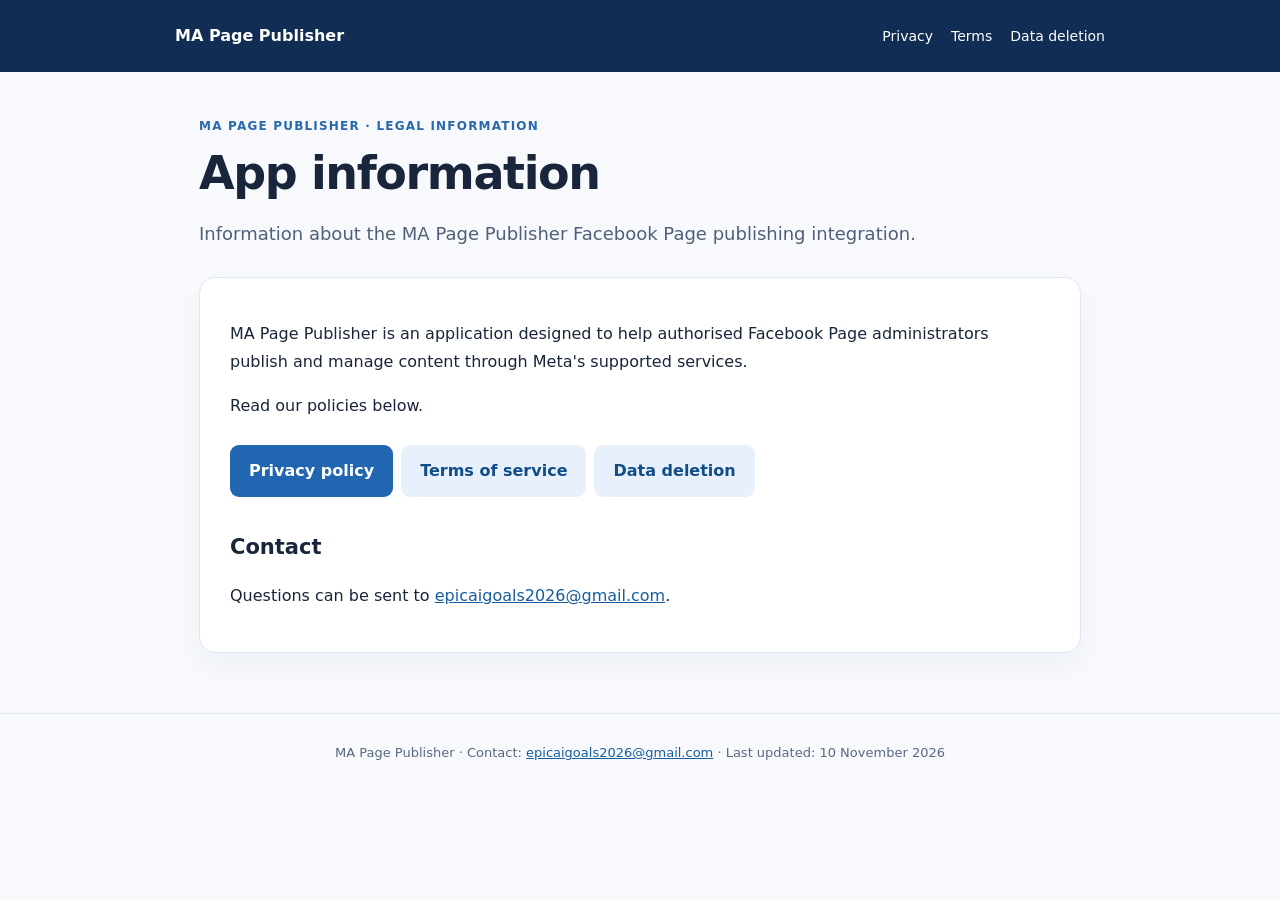
<file: index.html>
<!doctype html><html lang="en"><head><meta charset="utf-8"><meta name="viewport" content="width=device-width,initial-scale=1"><meta name="robots" content="index,follow"><meta name="description" content="App information for MA Page Publisher"><title>App information | MA Page Publisher</title><link rel="stylesheet" href="style.css"></head><body><header><a href="index.html"><strong>MA Page Publisher</strong></a><nav><a href="privacy.html">Privacy</a><a href="terms.html">Terms</a><a href="deletion.html">Data deletion</a></nav></header><main><div class="eyebrow">MA Page Publisher · Legal information</div><h1>App information</h1><p class="intro">Information about the MA Page Publisher Facebook Page publishing integration.</p><div class="panel"><p>MA Page Publisher is an application designed to help authorised Facebook Page administrators publish and manage content through Meta's supported services.</p><p>Read our policies below.</p><p><a class="button" href="privacy.html">Privacy policy</a><a class="button secondary" href="terms.html">Terms of service</a><a class="button secondary" href="deletion.html">Data deletion</a></p><h2>Contact</h2><p>Questions can be sent to <a href="mailto:epicaigoals2026@gmail.com">epicaigoals2026@gmail.com</a>.</p></div></main><footer>MA Page Publisher · Contact: <a href="mailto:epicaigoals2026@gmail.com">epicaigoals2026@gmail.com</a> · Last updated: 10 November 2026</footer></body></html>
</file>
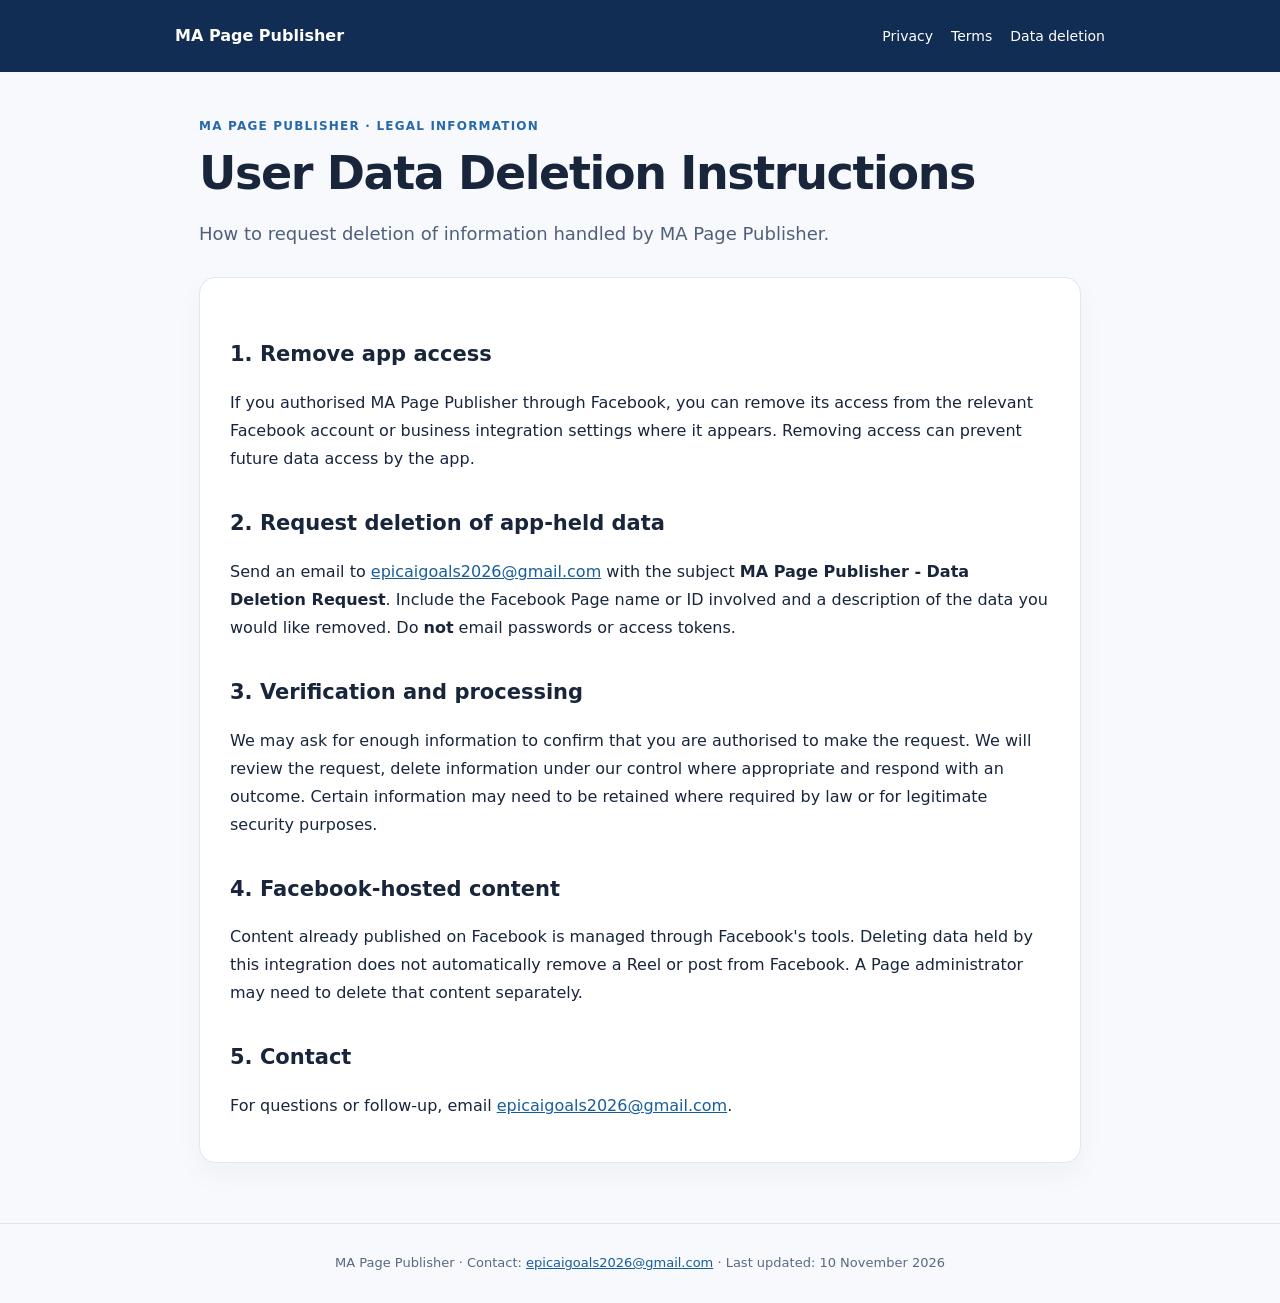
<file: deletion.html>
<!doctype html><html lang="en"><head><meta charset="utf-8"><meta name="viewport" content="width=device-width,initial-scale=1"><meta name="robots" content="index,follow"><meta name="description" content="User Data Deletion Instructions for MA Page Publisher"><title>User Data Deletion Instructions | MA Page Publisher</title><link rel="stylesheet" href="style.css"></head><body><header><a href="index.html"><strong>MA Page Publisher</strong></a><nav><a href="privacy.html">Privacy</a><a href="terms.html">Terms</a><a href="deletion.html">Data deletion</a></nav></header><main><div class="eyebrow">MA Page Publisher · Legal information</div><h1>User Data Deletion Instructions</h1><p class="intro">How to request deletion of information handled by MA Page Publisher.</p><div class="panel"><h2>1. Remove app access</h2><p>If you authorised MA Page Publisher through Facebook, you can remove its access from the relevant Facebook account or business integration settings where it appears. Removing access can prevent future data access by the app.</p><h2>2. Request deletion of app-held data</h2><p>Send an email to <a href="mailto:epicaigoals2026@gmail.com?subject=MA%20Page%20Publisher%20-%20Data%20Deletion%20Request">epicaigoals2026@gmail.com</a> with the subject <strong>MA Page Publisher - Data Deletion Request</strong>. Include the Facebook Page name or ID involved and a description of the data you would like removed. Do <strong>not</strong> email passwords or access tokens.</p><h2>3. Verification and processing</h2><p>We may ask for enough information to confirm that you are authorised to make the request. We will review the request, delete information under our control where appropriate and respond with an outcome. Certain information may need to be retained where required by law or for legitimate security purposes.</p><h2>4. Facebook-hosted content</h2><p>Content already published on Facebook is managed through Facebook's tools. Deleting data held by this integration does not automatically remove a Reel or post from Facebook. A Page administrator may need to delete that content separately.</p><h2>5. Contact</h2><p>For questions or follow-up, email <a href="mailto:epicaigoals2026@gmail.com">epicaigoals2026@gmail.com</a>.</p></div></main><footer>MA Page Publisher · Contact: <a href="mailto:epicaigoals2026@gmail.com">epicaigoals2026@gmail.com</a> · Last updated: 10 November 2026</footer></body></html>
</file>
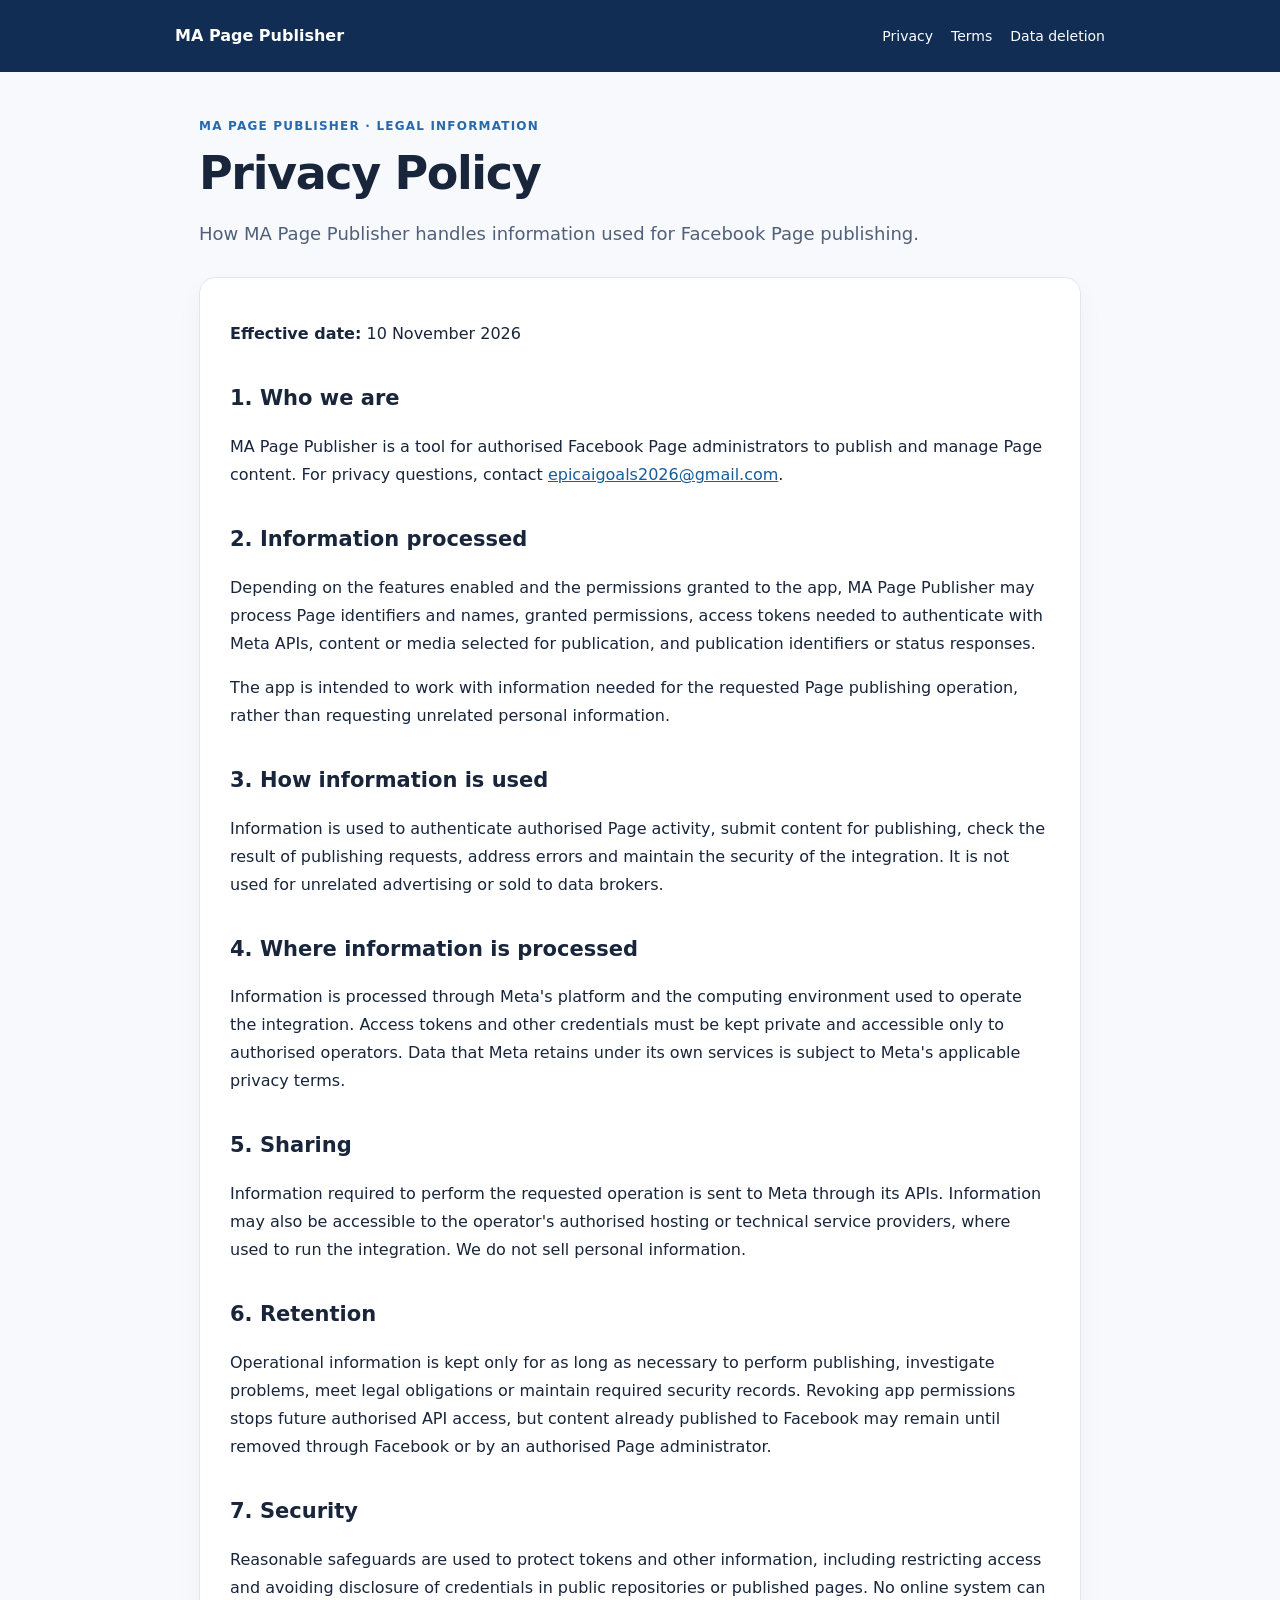
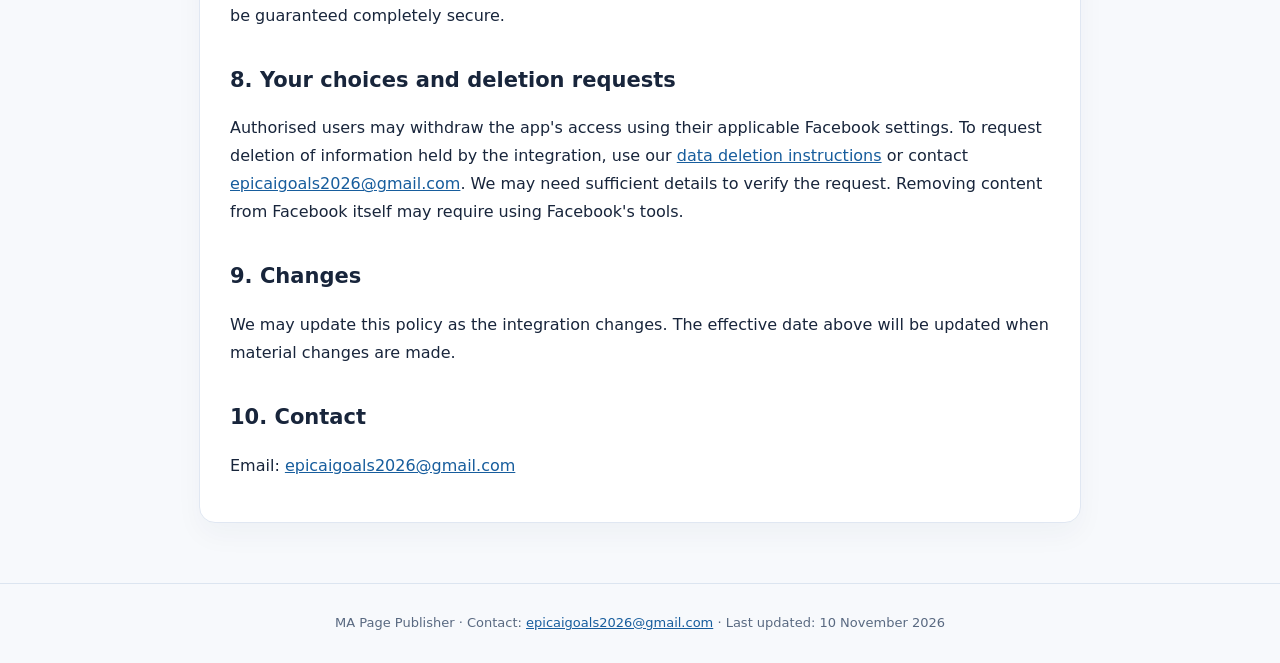
<file: privacy.html>
<!doctype html><html lang="en"><head><meta charset="utf-8"><meta name="viewport" content="width=device-width,initial-scale=1"><meta name="robots" content="index,follow"><meta name="description" content="Privacy Policy for MA Page Publisher"><title>Privacy Policy | MA Page Publisher</title><link rel="stylesheet" href="style.css"></head><body><header><a href="index.html"><strong>MA Page Publisher</strong></a><nav><a href="privacy.html">Privacy</a><a href="terms.html">Terms</a><a href="deletion.html">Data deletion</a></nav></header><main><div class="eyebrow">MA Page Publisher · Legal information</div><h1>Privacy Policy</h1><p class="intro">How MA Page Publisher handles information used for Facebook Page publishing.</p><div class="panel"><p><strong>Effective date:</strong> 10 November 2026</p><h2>1. Who we are</h2><p>MA Page Publisher is a tool for authorised Facebook Page administrators to publish and manage Page content. For privacy questions, contact <a href="mailto:epicaigoals2026@gmail.com">epicaigoals2026@gmail.com</a>.</p><h2>2. Information processed</h2><p>Depending on the features enabled and the permissions granted to the app, MA Page Publisher may process Page identifiers and names, granted permissions, access tokens needed to authenticate with Meta APIs, content or media selected for publication, and publication identifiers or status responses.</p><p>The app is intended to work with information needed for the requested Page publishing operation, rather than requesting unrelated personal information.</p><h2>3. How information is used</h2><p>Information is used to authenticate authorised Page activity, submit content for publishing, check the result of publishing requests, address errors and maintain the security of the integration. It is not used for unrelated advertising or sold to data brokers.</p><h2>4. Where information is processed</h2><p>Information is processed through Meta's platform and the computing environment used to operate the integration. Access tokens and other credentials must be kept private and accessible only to authorised operators. Data that Meta retains under its own services is subject to Meta's applicable privacy terms.</p><h2>5. Sharing</h2><p>Information required to perform the requested operation is sent to Meta through its APIs. Information may also be accessible to the operator's authorised hosting or technical service providers, where used to run the integration. We do not sell personal information.</p><h2>6. Retention</h2><p>Operational information is kept only for as long as necessary to perform publishing, investigate problems, meet legal obligations or maintain required security records. Revoking app permissions stops future authorised API access, but content already published to Facebook may remain until removed through Facebook or by an authorised Page administrator.</p><h2>7. Security</h2><p>Reasonable safeguards are used to protect tokens and other information, including restricting access and avoiding disclosure of credentials in public repositories or published pages. No online system can be guaranteed completely secure.</p><h2>8. Your choices and deletion requests</h2><p>Authorised users may withdraw the app's access using their applicable Facebook settings. To request deletion of information held by the integration, use our <a href="deletion.html">data deletion instructions</a> or contact <a href="mailto:epicaigoals2026@gmail.com">epicaigoals2026@gmail.com</a>. We may need sufficient details to verify the request. Removing content from Facebook itself may require using Facebook's tools.</p><h2>9. Changes</h2><p>We may update this policy as the integration changes. The effective date above will be updated when material changes are made.</p><h2>10. Contact</h2><p>Email: <a href="mailto:epicaigoals2026@gmail.com">epicaigoals2026@gmail.com</a></p></div></main><footer>MA Page Publisher · Contact: <a href="mailto:epicaigoals2026@gmail.com">epicaigoals2026@gmail.com</a> · Last updated: 10 November 2026</footer></body></html>
</file>
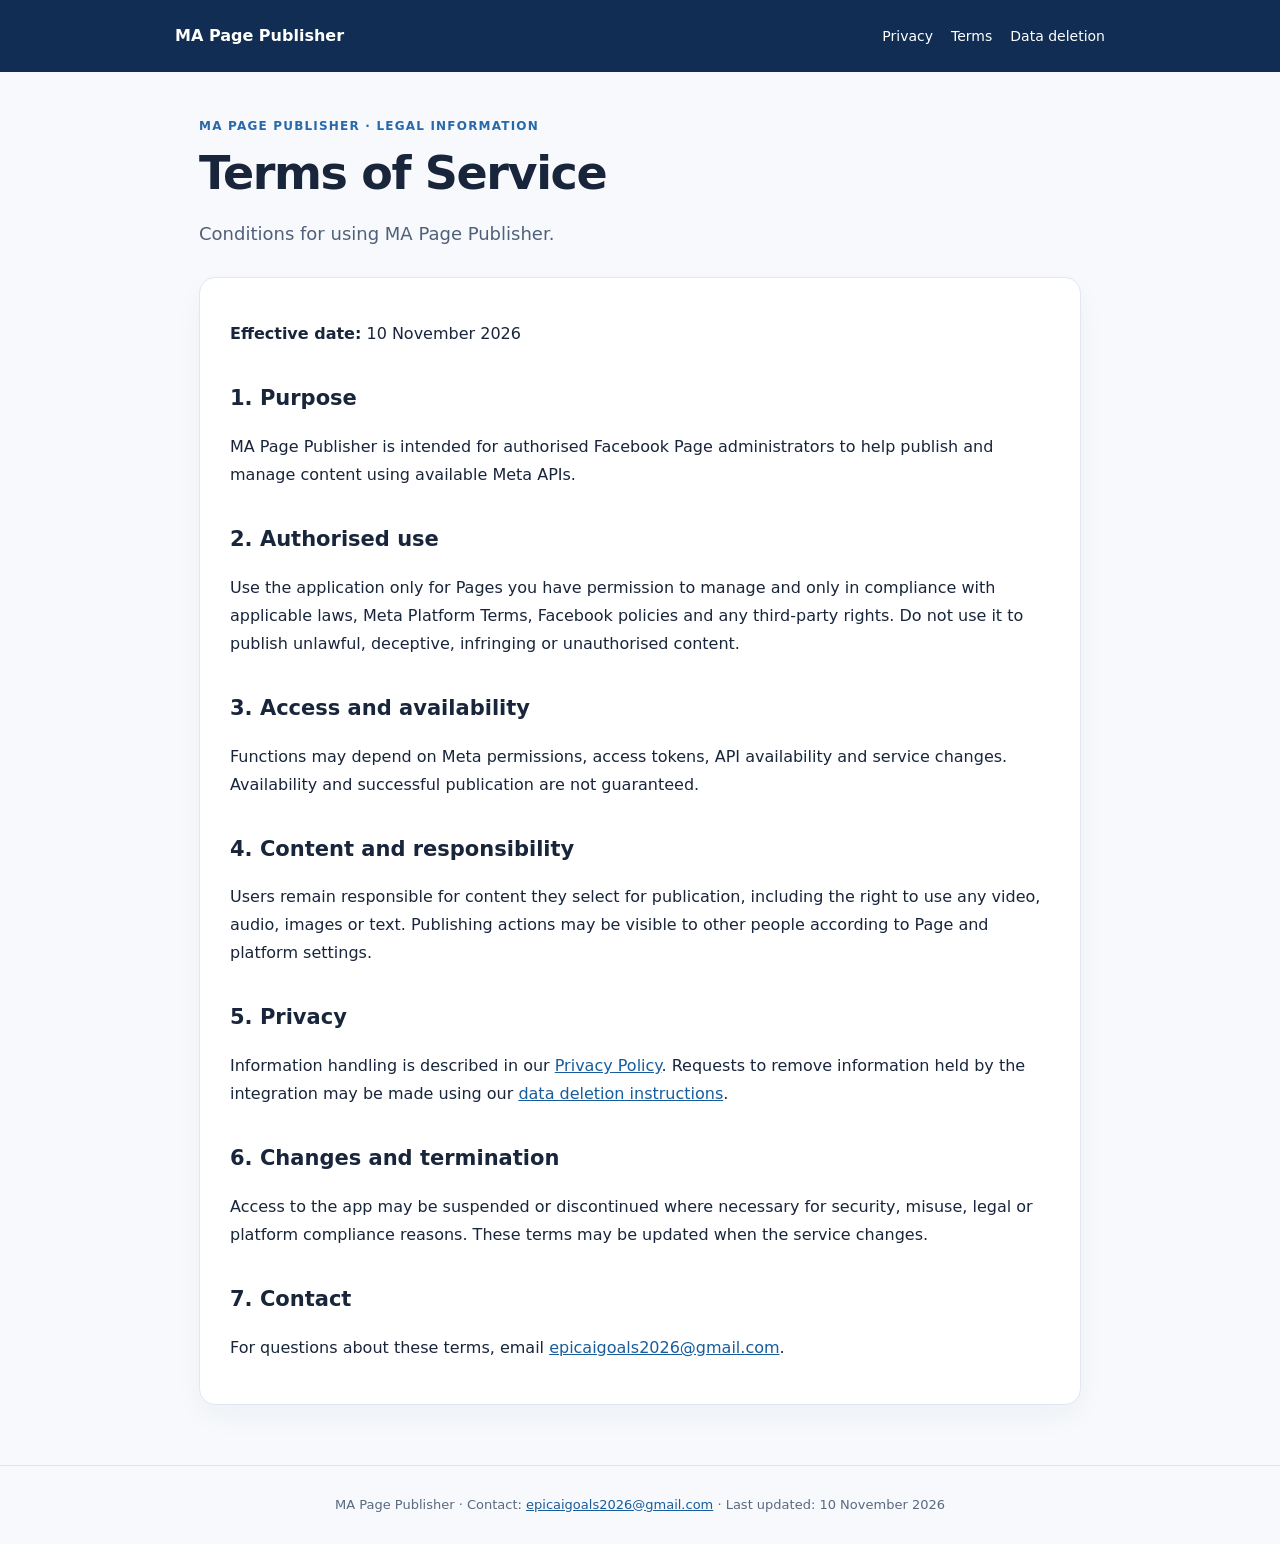
<file: terms.html>
<!doctype html><html lang="en"><head><meta charset="utf-8"><meta name="viewport" content="width=device-width,initial-scale=1"><meta name="robots" content="index,follow"><meta name="description" content="Terms of Service for MA Page Publisher"><title>Terms of Service | MA Page Publisher</title><link rel="stylesheet" href="style.css"></head><body><header><a href="index.html"><strong>MA Page Publisher</strong></a><nav><a href="privacy.html">Privacy</a><a href="terms.html">Terms</a><a href="deletion.html">Data deletion</a></nav></header><main><div class="eyebrow">MA Page Publisher · Legal information</div><h1>Terms of Service</h1><p class="intro">Conditions for using MA Page Publisher.</p><div class="panel"><p><strong>Effective date:</strong> 10 November 2026</p><h2>1. Purpose</h2><p>MA Page Publisher is intended for authorised Facebook Page administrators to help publish and manage content using available Meta APIs.</p><h2>2. Authorised use</h2><p>Use the application only for Pages you have permission to manage and only in compliance with applicable laws, Meta Platform Terms, Facebook policies and any third-party rights. Do not use it to publish unlawful, deceptive, infringing or unauthorised content.</p><h2>3. Access and availability</h2><p>Functions may depend on Meta permissions, access tokens, API availability and service changes. Availability and successful publication are not guaranteed.</p><h2>4. Content and responsibility</h2><p>Users remain responsible for content they select for publication, including the right to use any video, audio, images or text. Publishing actions may be visible to other people according to Page and platform settings.</p><h2>5. Privacy</h2><p>Information handling is described in our <a href="privacy.html">Privacy Policy</a>. Requests to remove information held by the integration may be made using our <a href="deletion.html">data deletion instructions</a>.</p><h2>6. Changes and termination</h2><p>Access to the app may be suspended or discontinued where necessary for security, misuse, legal or platform compliance reasons. These terms may be updated when the service changes.</p><h2>7. Contact</h2><p>For questions about these terms, email <a href="mailto:epicaigoals2026@gmail.com">epicaigoals2026@gmail.com</a>.</p></div></main><footer>MA Page Publisher · Contact: <a href="mailto:epicaigoals2026@gmail.com">epicaigoals2026@gmail.com</a> · Last updated: 10 November 2026</footer></body></html>
</file>
<file: style.css>
*{box-sizing:border-box}body{margin:0;background:#f7f9fc;color:#18253b;font-family:Inter,system-ui,-apple-system,Segoe UI,Arial,sans-serif;line-height:1.75}header{background:#112d53;color:white;padding:22px max(24px,calc((100vw - 930px)/2));display:flex;align-items:center;justify-content:space-between;gap:16px;flex-wrap:wrap}header a{color:#fff;text-decoration:none}header nav{display:flex;gap:18px;flex-wrap:wrap;font-size:14px}main{max-width:930px;padding:44px 24px 60px;margin:auto}.eyebrow{color:#2869ac;text-transform:uppercase;letter-spacing:.1em;font-size:12px;font-weight:750}h1{font-size:clamp(32px,5vw,46px);line-height:1.15;letter-spacing:-.03em;margin:10px 0 12px}h2{font-size:21px;margin:32px 0 8px}p,li{font-size:16px}ul{padding-left:24px}.intro{color:#506079;font-size:18px}.panel{background:white;border:1px solid #e0e7f2;border-radius:16px;padding:26px 30px;box-shadow:0 12px 28px rgba(17,45,83,.04);margin-top:28px}.button{display:inline-block;padding:12px 19px;border-radius:9px;background:#2066b1;color:white;text-decoration:none;font-weight:650;margin:9px 8px 0 0}.button.secondary{background:#e8f1fb;color:#124d88}a{color:#175d9d}footer{border-top:1px solid #dce5f0;padding:28px 20px;color:#596981;font-size:13px;text-align:center}@media(max-width:600px){.panel{padding:22px 18px}main{padding-top:25px}header{padding:18px 24px}}
</file>
